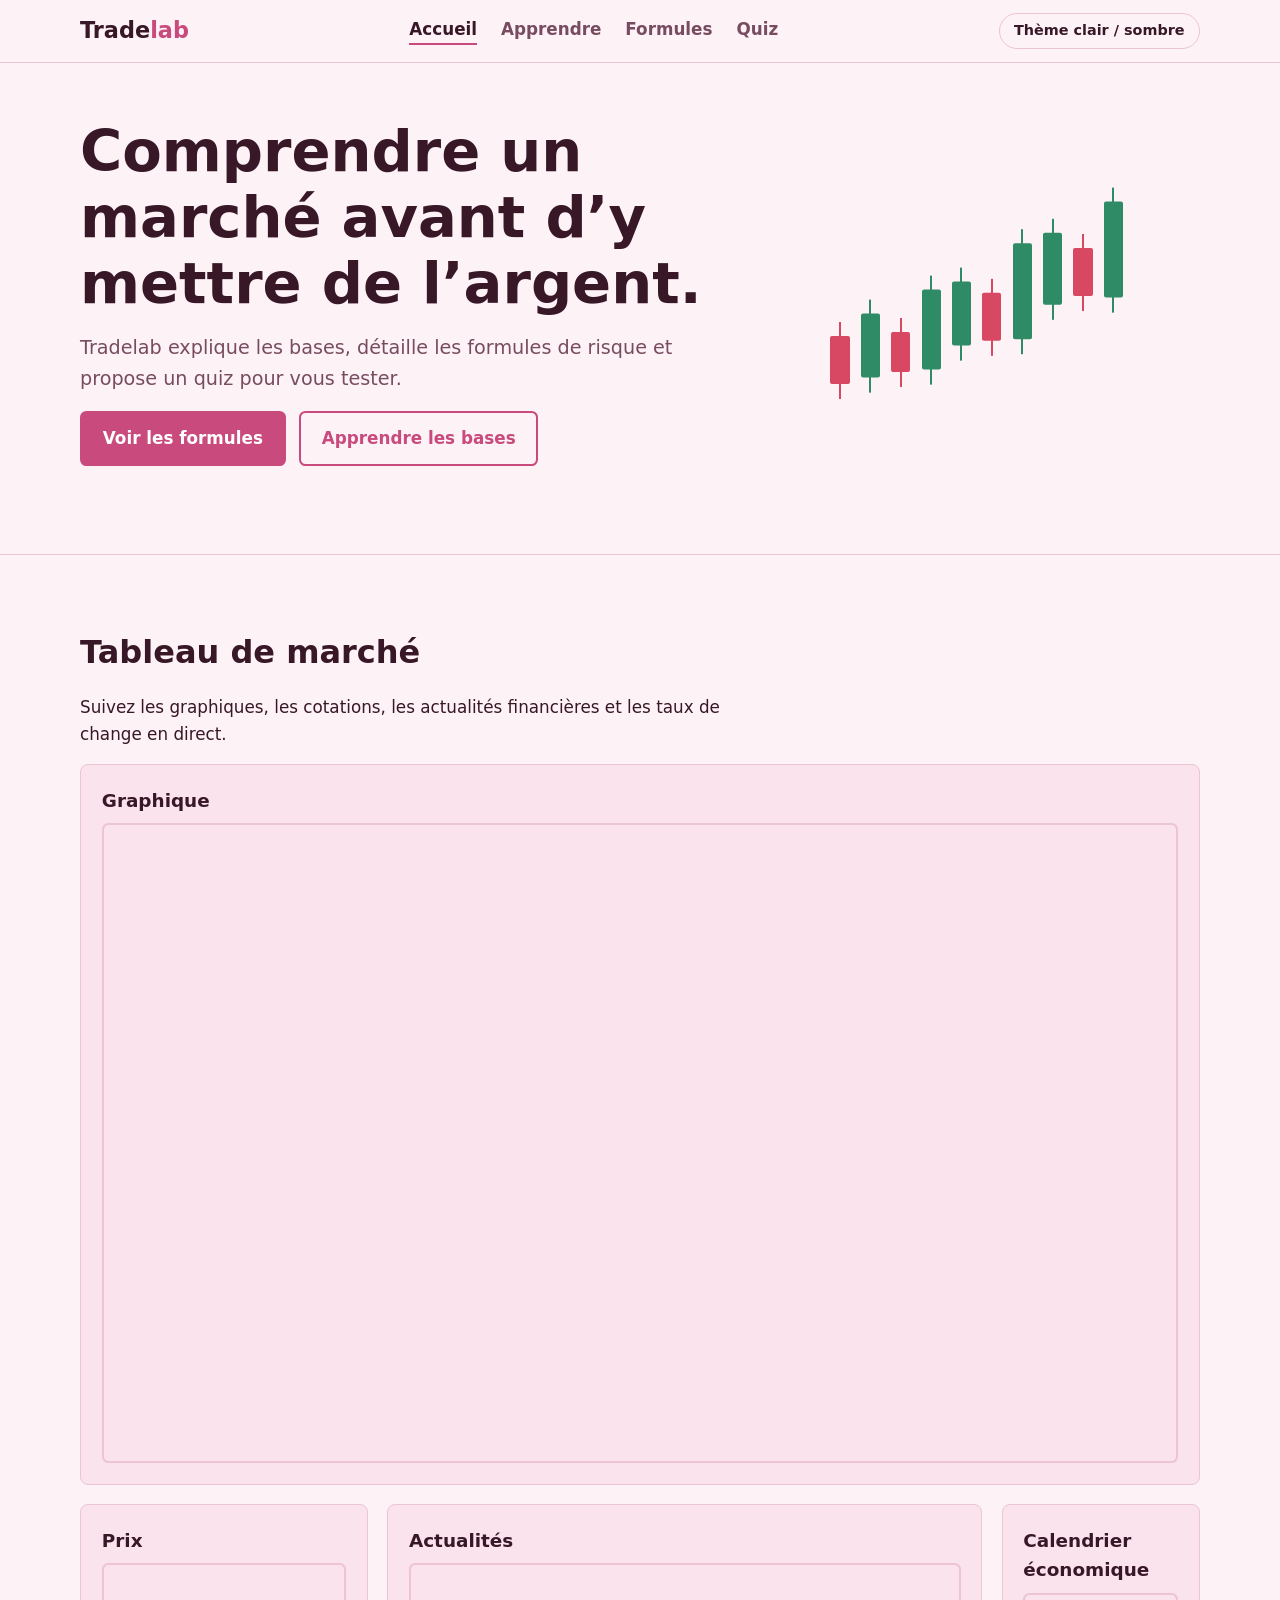
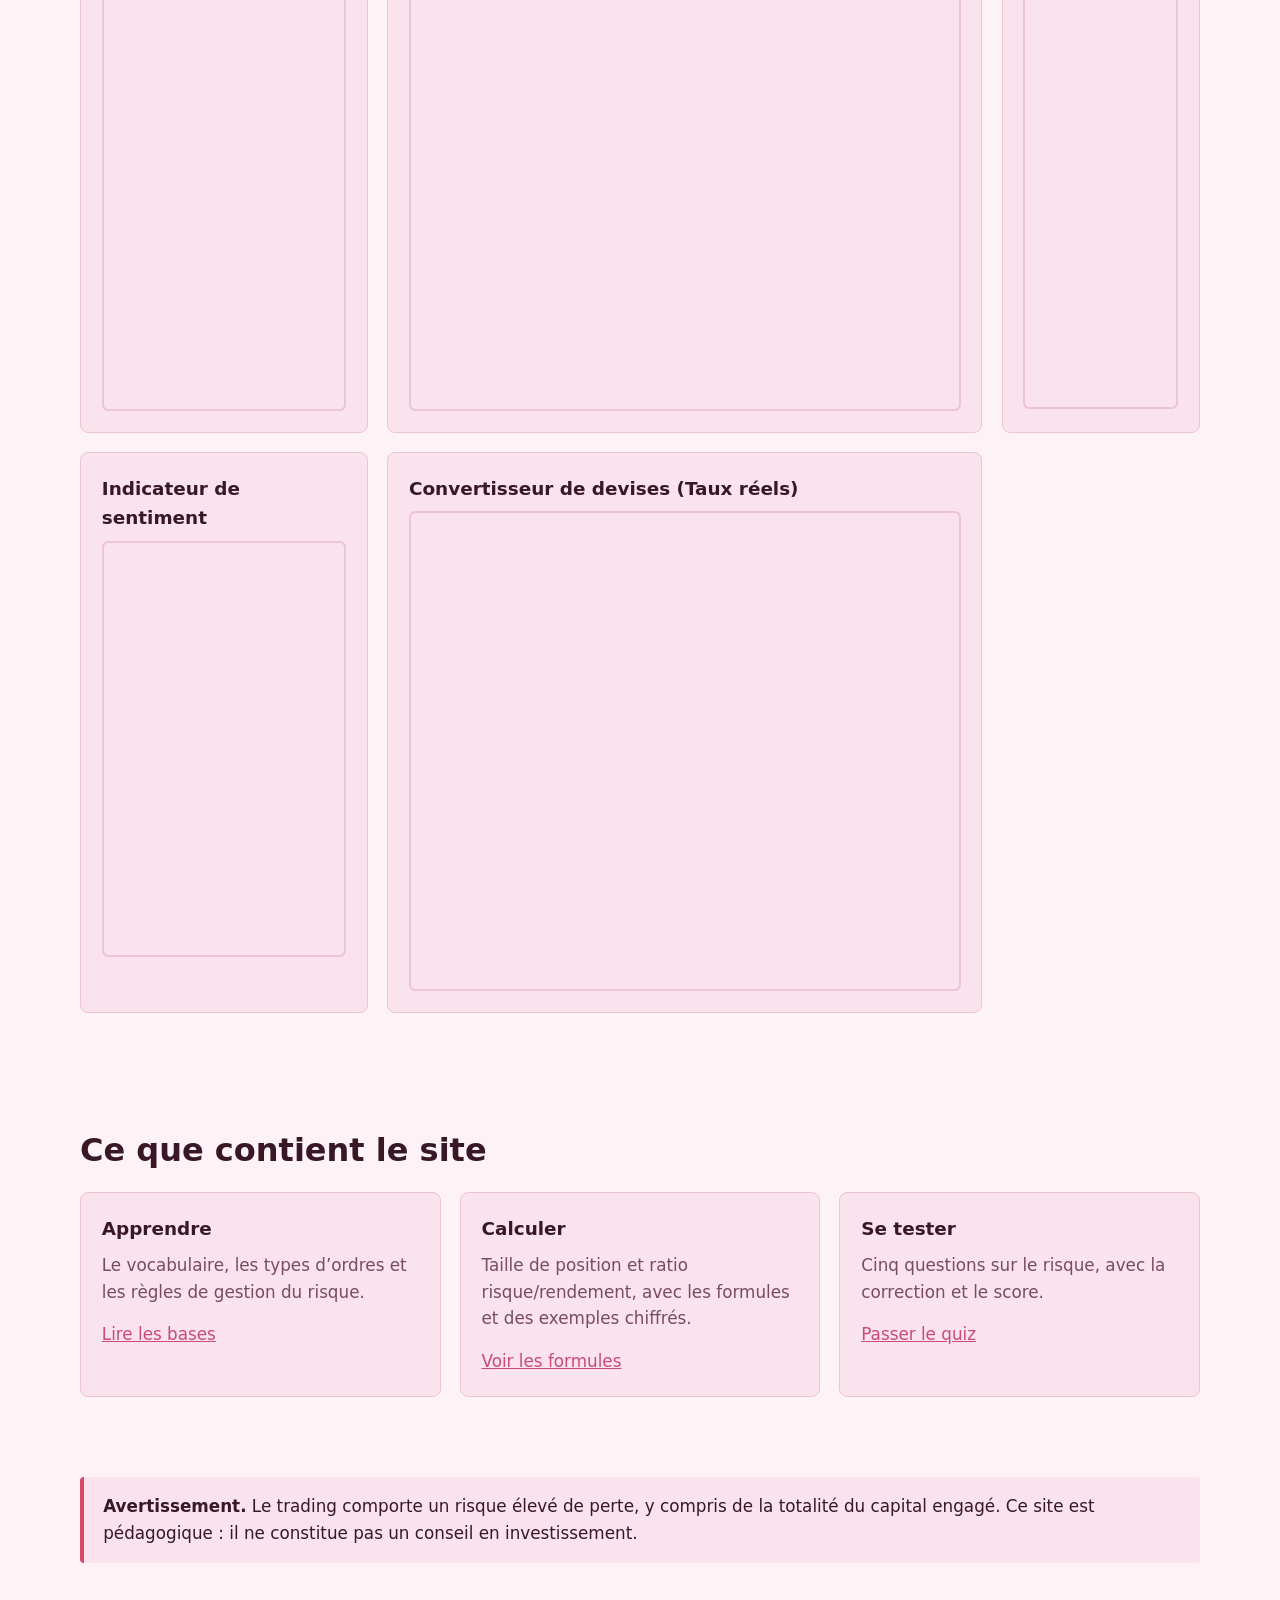
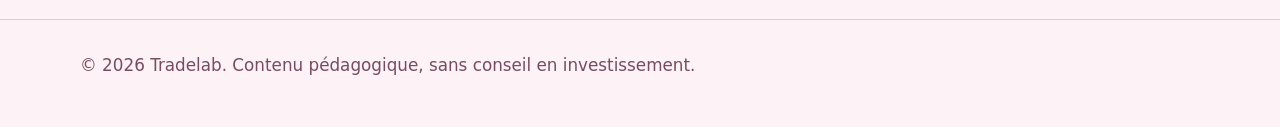
<file: index.html>
<!DOCTYPE html>
<html lang="fr">
<head>
  <meta charset="utf-8">
  <meta name="viewport" content="width=device-width, initial-scale=1">
  <title>Tradelab – comprendre les marchés avant de risquer son argent</title>
  <meta name="description" content="Bases du trading, calculateurs de risque et tableau de marché en direct.">
  <link rel="stylesheet" href="style.css">
</head>
<body>
  <header class="site-header"><div class="wrap bar">
    <a class="logo" href="index.html">Trade<span>lab</span></a>
    <nav aria-label="Navigation principale">
      <a href="index.html" aria-current="page">Accueil</a>
      <a href="apprendre.html">Apprendre</a>
      <a href="formules.html">Formules</a>
      <a href="quiz.html">Quiz</a>
    </nav>
    <input type="checkbox" id="theme" class="theme-input" aria-label="Inverser le thème clair ou sombre">
    <label for="theme" class="theme-btn">Thème clair / sombre</label>
  </div></header>

  <main>
    <section class="hero">
      <div class="wrap hero-grid">
        <div>
          <h1>Comprendre un marché avant d’y mettre de l’argent.</h1>
          <p class="lead">Tradelab explique les bases, détaille les formules de risque et propose un quiz pour vous tester.</p>
          <p><a class="btn" href="formules.html">Voir les formules</a> <a class="btn btn-ghost" href="apprendre.html">Apprendre les bases</a></p>
        </div>
        <div class="candles" aria-hidden="true">
          <i class="d" style="--n:0;--h:3rem;--y:3.5rem"></i><i class="u" style="--n:1;--h:4rem;--y:2.6rem"></i>
          <i class="d" style="--n:2;--h:2.5rem;--y:3rem"></i><i class="u" style="--n:3;--h:5rem;--y:1.6rem"></i>
          <i class="u" style="--n:4;--h:4rem;--y:.6rem"></i><i class="d" style="--n:5;--h:3rem;--y:.8rem"></i>
          <i class="u" style="--n:6;--h:6rem;--y:-.8rem"></i><i class="u" style="--n:7;--h:4.5rem;--y:-2.2rem"></i>
          <i class="d" style="--n:8;--h:3rem;--y:-2rem"></i><i class="u" style="--n:9;--h:6rem;--y:-3.4rem"></i>
        </div>
      </div>
    </section>

    <section>
      <div class="wrap">
        <h2>Tableau de marché</h2>
        <p>Suivez les graphiques, les cotations, les actualités financières et les taux de change en direct.</p>
        <div class="panels">
          <article class="panel panel-wide">
            <h3>Graphique</h3>
            <div class="slot" data-slot="graphique">
              <iframe
                src="https://s.tradingview.com/widgetembed/?symbol=OANDA%3AXAUUSD&interval=15&theme=dark&style=1&locale=fr&hide_side_toolbar=0&allow_symbol_change=1"
                title="Graphique de marché"
                loading="lazy">
              </iframe>
            </div>
          </article>
          <article class="panel">
            <h3>Prix</h3>
            <div class="slot" data-slot="prix">
              <iframe
                src="https://s.tradingview.com/embed-widget/market-overview/?locale=fr#%7B%22colorTheme%22%3A%22dark%22%2C%22dateRange%22%3A%221D%22%2C%22showChart%22%3Atrue%2C%22width%22%3A%22100%25%22%2C%22height%22%3A%22420%22%2C%22isTransparent%22%3Atrue%2C%22showSymbolLogo%22%3Atrue%2C%22tabs%22%3A%5B%7B%22title%22%3A%22March%C3%A9s%22%2C%22symbols%22%3A%5B%7B%22s%22%3A%22OANDA%3AXAUUSD%22%2C%22d%22%3A%22Or%20(XAU%2FUSD)%22%7D%2C%7B%22s%22%3A%22BINANCE%3ABTCUSDT%22%2C%22d%22%3A%22Bitcoin%20(BTC)%22%7D%2C%7B%22s%22%3A%22BINANCE%3AETHUSDT%22%2C%22d%22%3A%22Ethereum%20(ETH)%22%7D%2C%7B%22s%22%3A%22FX%3AEURUSD%22%2C%22d%22%3A%22EUR%2FUSD%22%7D%2C%7B%22s%22%3A%22FOREXCOM%3ASPXUSD%22%2C%22d%22%3A%22S%26P%20500%22%7D%2C%7B%22s%22%3A%22FOREXCOM%3ANSXUSD%22%2C%22d%22%3A%22NASDAQ%20100%22%7D%2C%7B%22s%22%3A%22TVC%3AUSOIL%22%2C%22d%22%3A%22P%C3%A9trole%20WTI%22%7D%5D%7D%5D%7D"
                title="Prix des marchés en direct"
                loading="lazy">
              </iframe>
            </div>
          </article>
          <article class="panel">
            <h3>Actualités</h3>
            <div class="slot" data-slot="news">
              <iframe
                src="https://s.tradingview.com/embed-widget/timeline/?locale=fr#%7B%22feedMode%22%3A%22all_symbols%22%2C%22isTransparent%22%3Atrue%2C%22displayMode%22%3A%22regular%22%2C%22width%22%3A%22100%25%22%2C%22height%22%3A%22420%22%2C%22colorTheme%22%3A%22dark%22%7D"
                title="Actualités financières en direct"
                loading="lazy">
              </iframe>
            </div>
          </article>
          <article class="panel">
            <h3>Calendrier économique</h3>
            <div class="slot" data-slot="calendrier">
              <iframe
                src="https://s.tradingview.com/embed-widget/events/?locale=fr#%7B%22colorTheme%22%3A%22dark%22%2C%22isTransparent%22%3Atrue%2C%22width%22%3A%22100%25%22%2C%22height%22%3A%22420%22%2C%22importanceFilter%22%3A%220%2C1%22%7D"
                title="Calendrier économique"
                loading="lazy">
              </iframe>
            </div>
          </article>
          <article class="panel">
            <h3>Indicateur de sentiment</h3>
            <div class="slot" data-slot="sentiment">
              <iframe
                src="https://s.tradingview.com/embed-widget/technical-analysis/?locale=fr#%7B%22interval%22%3A%2215m%22%2C%22width%22%3A%22100%25%22%2C%22isTransparent%22%3Atrue%2C%22height%22%3A%22420%22%2C%22symbol%22%3A%22OANDA%3AXAUUSD%22%2C%22showIntervalTabs%22%3Atrue%2C%22colorTheme%22%3A%22dark%22%7D"
                title="Analyse technique et sentiment"
                loading="lazy">
              </iframe>
            </div>
          </article>
          <article class="panel">
            <h3>Convertisseur de devises (Taux réels)</h3>
            <div class="slot" data-slot="convertisseur">
              <iframe
                src="https://fx-rate.net/widget/calculator/?currency_pair=EURUSD&amount=1000&theme=light"
                title="Convertisseur de devises en direct"
                loading="lazy">
              </iframe>
            </div>
          </article>
        </div>
      </div>  
    </section>

    <section>
      <div class="wrap">
        <h2>Ce que contient le site</h2>
        <div class="panels">
          <article class="panel"><h3>Apprendre</h3><p>Le vocabulaire, les types d’ordres et les règles de gestion du risque.</p><a href="apprendre.html">Lire les bases</a></article>
          <article class="panel"><h3>Calculer</h3><p>Taille de position et ratio risque/rendement, avec les formules et des exemples chiffrés.</p><a href="formules.html">Voir les formules</a></article>
          <article class="panel"><h3>Se tester</h3><p>Cinq questions sur le risque, avec la correction et le score.</p><a href="quiz.html">Passer le quiz</a></article>
        </div>
      </div>
    </section>

    <section>
      <div class="wrap">
        <p class="warning"><strong>Avertissement.</strong> Le trading comporte un risque élevé de perte, y compris de la totalité du capital engagé. Ce site est pédagogique : il ne constitue pas un conseil en investissement.</p>
      </div>
    </section>
  </main>

  <footer class="site-footer"><div class="wrap"><p>© 2026 Tradelab. Contenu pédagogique, sans conseil en investissement.</p></div></footer>
</body>
</html>
</file>
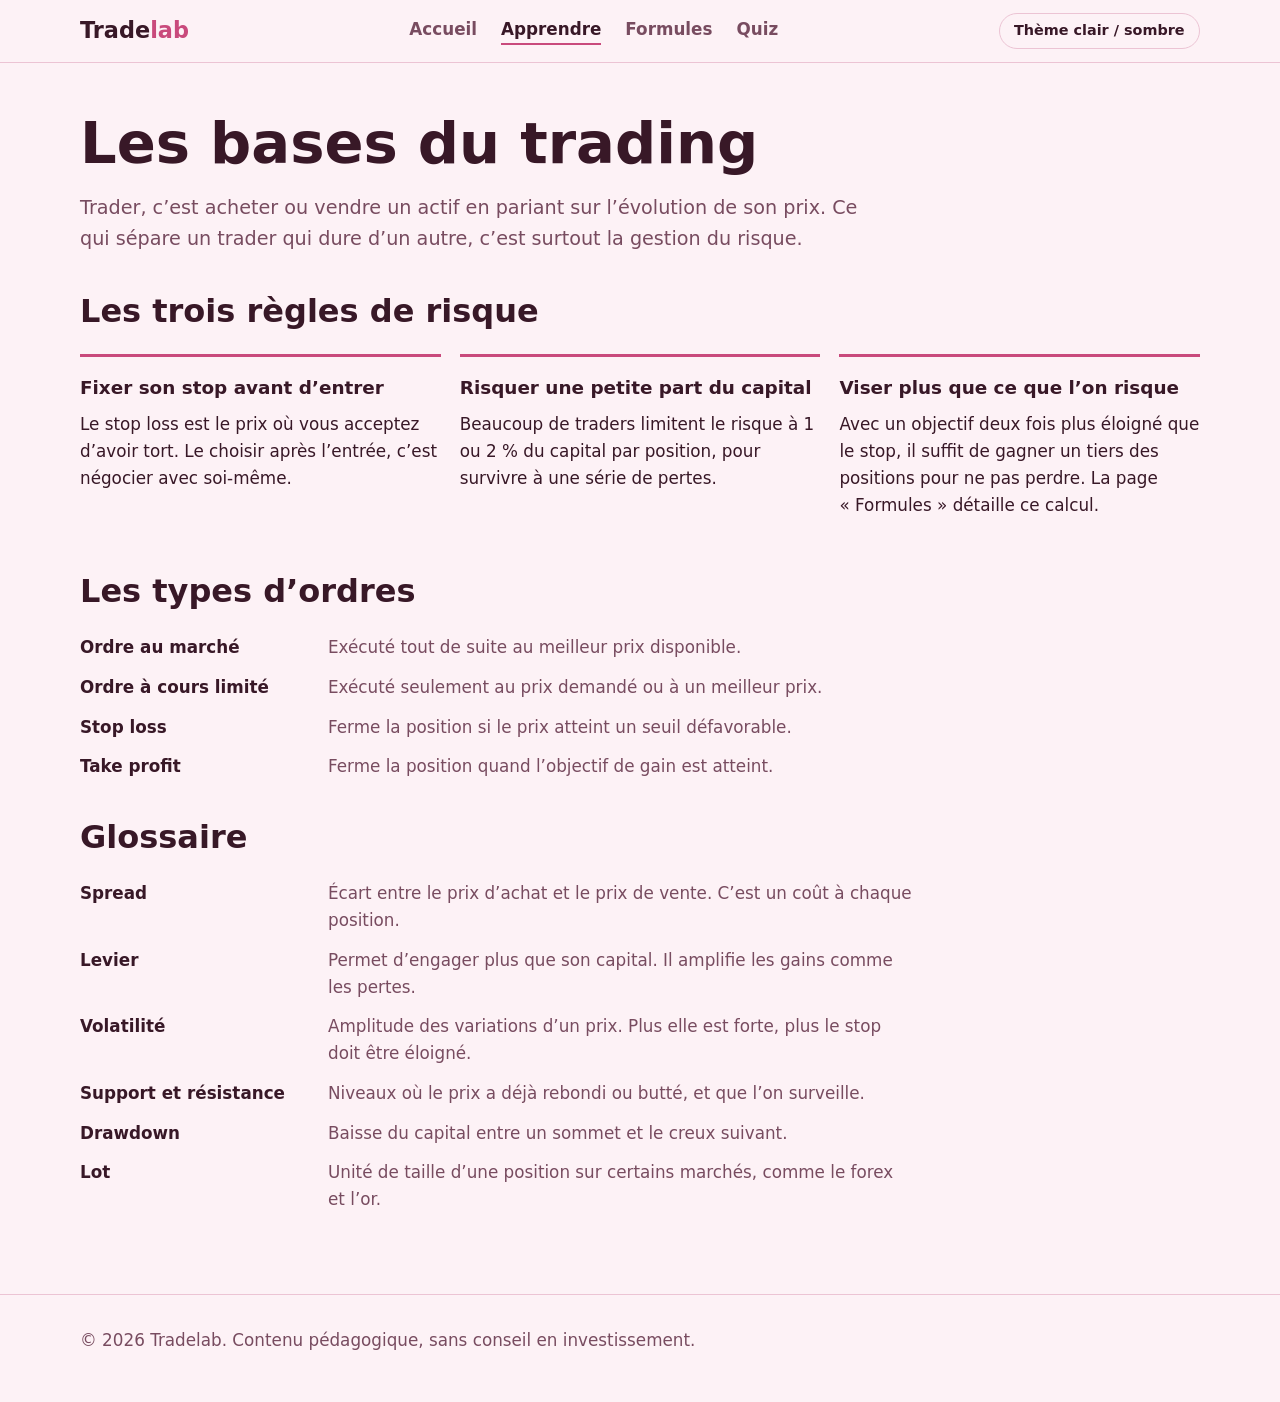
<file: apprendre.html>
<!DOCTYPE html>
<html lang="fr">
<head>
  <meta charset="utf-8">
  <meta name="viewport" content="width=device-width, initial-scale=1">
  <title>Apprendre les bases du trading – Tradelab</title>
  <link rel="stylesheet" href="style.css">
</head>
<body>
  <header class="site-header"><div class="wrap bar">
    <a class="logo" href="index.html">Trade<span>lab</span></a>
    <nav aria-label="Navigation principale">
      <a href="index.html">Accueil</a>
      <a href="apprendre.html" aria-current="page">Apprendre</a>
      <a href="formules.html">Formules</a>
      <a href="quiz.html">Quiz</a>
    </nav>
    <input type="checkbox" id="theme" class="theme-input" aria-label="Inverser le thème clair ou sombre">
    <label for="theme" class="theme-btn">Thème clair / sombre</label>
  </div></header>

  <main class="wrap page">
    <h1>Les bases du trading</h1>
    <p class="lead">Trader, c’est acheter ou vendre un actif en pariant sur l’évolution de son prix. Ce qui sépare un trader qui dure d’un autre, c’est surtout la gestion du risque.</p>

    <h2>Les trois règles de risque</h2>
    <ul class="rules">
      <li><h3>Fixer son stop avant d’entrer</h3><p>Le stop loss est le prix où vous acceptez d’avoir tort. Le choisir après l’entrée, c’est négocier avec soi-même.</p></li>
      <li><h3>Risquer une petite part du capital</h3><p>Beaucoup de traders limitent le risque à 1 ou 2&nbsp;% du capital par position, pour survivre à une série de pertes.</p></li>
      <li><h3>Viser plus que ce que l’on risque</h3><p>Avec un objectif deux fois plus éloigné que le stop, il suffit de gagner un tiers des positions pour ne pas perdre. La page «&nbsp;Formules&nbsp;» détaille ce calcul.</p></li>
    </ul>

    <h2>Les types d’ordres</h2>
    <dl class="glossary">
      <dt>Ordre au marché</dt><dd>Exécuté tout de suite au meilleur prix disponible.</dd>
      <dt>Ordre à cours limité</dt><dd>Exécuté seulement au prix demandé ou à un meilleur prix.</dd>
      <dt>Stop loss</dt><dd>Ferme la position si le prix atteint un seuil défavorable.</dd>
      <dt>Take profit</dt><dd>Ferme la position quand l’objectif de gain est atteint.</dd>
    </dl>

    <h2>Glossaire</h2>
    <dl class="glossary">
      <dt>Spread</dt><dd>Écart entre le prix d’achat et le prix de vente. C’est un coût à chaque position.</dd>
      <dt>Levier</dt><dd>Permet d’engager plus que son capital. Il amplifie les gains comme les pertes.</dd>
      <dt>Volatilité</dt><dd>Amplitude des variations d’un prix. Plus elle est forte, plus le stop doit être éloigné.</dd>
      <dt>Support et résistance</dt><dd>Niveaux où le prix a déjà rebondi ou butté, et que l’on surveille.</dd>
      <dt>Drawdown</dt><dd>Baisse du capital entre un sommet et le creux suivant.</dd>
      <dt>Lot</dt><dd>Unité de taille d’une position sur certains marchés, comme le forex et l’or.</dd>
    </dl>
  </main>

  <footer class="site-footer"><div class="wrap"><p>© 2026 Tradelab. Contenu pédagogique, sans conseil en investissement.</p></div></footer>
</body>
</html>
</file>
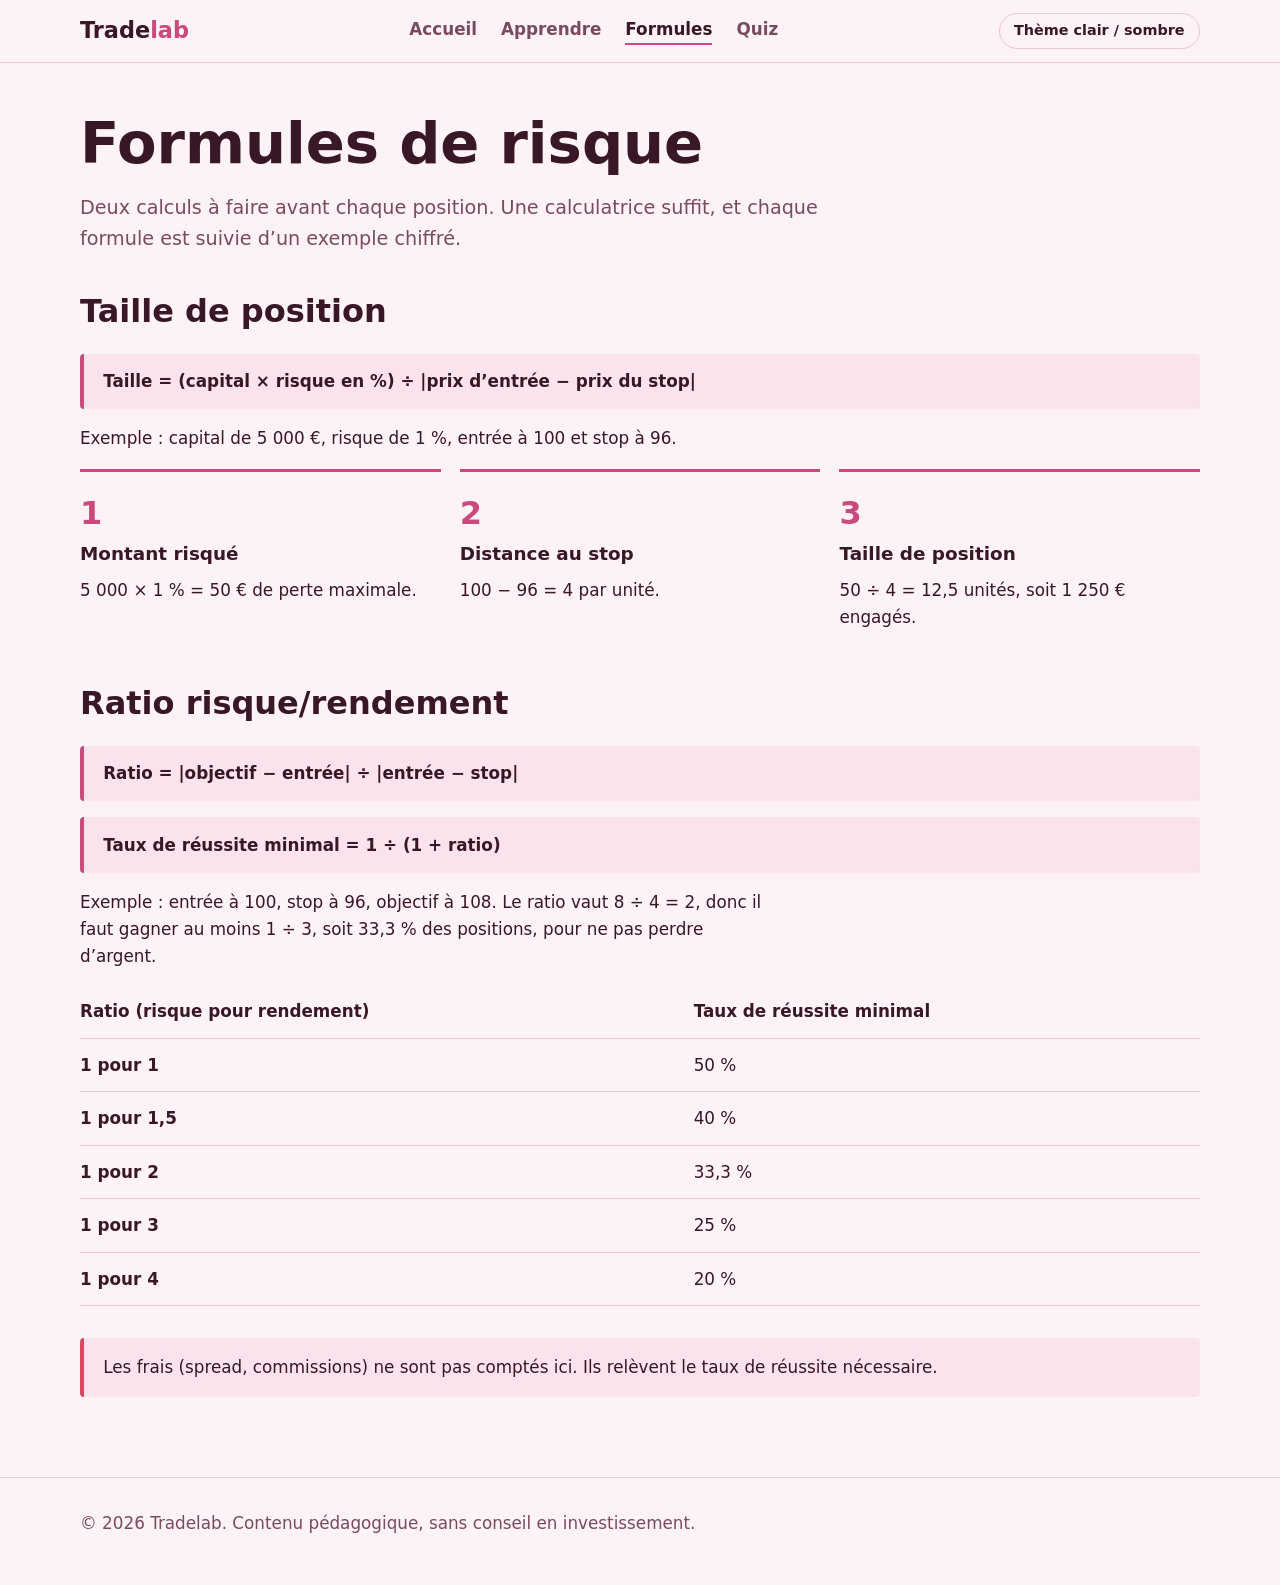
<file: formules.html>
<!DOCTYPE html>
<html lang="fr">
<head>
  <meta charset="utf-8">
  <meta name="viewport" content="width=device-width, initial-scale=1">
  <title>Formules de risque – Tradelab</title>
  <link rel="stylesheet" href="style.css">
</head>
<body>
  <header class="site-header"><div class="wrap bar">
    <a class="logo" href="index.html">Trade<span>lab</span></a>
    <nav aria-label="Navigation principale">
      <a href="index.html">Accueil</a>
      <a href="apprendre.html">Apprendre</a>
      <a href="formules.html" aria-current="page">Formules</a>
      <a href="quiz.html">Quiz</a>
    </nav>
    <input type="checkbox" id="theme" class="theme-input" aria-label="Inverser le thème clair ou sombre">
    <label for="theme" class="theme-btn">Thème clair / sombre</label>
  </div></header>

  <main class="wrap page">
    <h1>Formules de risque</h1>
    <p class="lead">Deux calculs à faire avant chaque position. Une calculatrice suffit, et chaque formule est suivie d’un exemple chiffré.</p>

    <h2>Taille de position</h2>
    <p class="formule">Taille = (capital × risque en %) ÷ |prix d’entrée − prix du stop|</p>
    <p>Exemple : capital de 5&nbsp;000&nbsp;€, risque de 1&nbsp;%, entrée à 100 et stop à 96.</p>
    <ol class="steps">
      <li><h3>Montant risqué</h3><p>5&nbsp;000 × 1&nbsp;% = 50&nbsp;€ de perte maximale.</p></li>
      <li><h3>Distance au stop</h3><p>100 − 96 = 4 par unité.</p></li>
      <li><h3>Taille de position</h3><p>50 ÷ 4 = 12,5 unités, soit 1&nbsp;250&nbsp;€ engagés.</p></li>
    </ol>

    <h2>Ratio risque/rendement</h2>
    <p class="formule">Ratio = |objectif − entrée| ÷ |entrée − stop|</p>
    <p class="formule">Taux de réussite minimal = 1 ÷ (1 + ratio)</p>
    <p>Exemple : entrée à 100, stop à 96, objectif à 108. Le ratio vaut 8 ÷ 4 = 2, donc il faut gagner au moins 1 ÷ 3, soit 33,3&nbsp;% des positions, pour ne pas perdre d’argent.</p>

    <div class="table-scroll">
      <table>
        <caption class="sr">Taux de réussite minimal selon le ratio</caption>
        <thead><tr><th scope="col">Ratio (risque pour rendement)</th><th scope="col">Taux de réussite minimal</th></tr></thead>
        <tbody>
          <tr><th scope="row">1 pour 1</th><td>50&nbsp;%</td></tr>
          <tr><th scope="row">1 pour 1,5</th><td>40&nbsp;%</td></tr>
          <tr><th scope="row">1 pour 2</th><td>33,3&nbsp;%</td></tr>
          <tr><th scope="row">1 pour 3</th><td>25&nbsp;%</td></tr>
          <tr><th scope="row">1 pour 4</th><td>20&nbsp;%</td></tr>
        </tbody>
      </table>
    </div>
    <p class="warning">Les frais (spread, commissions) ne sont pas comptés ici. Ils relèvent le taux de réussite nécessaire.</p>
  </main>

  <footer class="site-footer"><div class="wrap"><p>© 2026 Tradelab. Contenu pédagogique, sans conseil en investissement.</p></div></footer>
</body>
</html>
</file>
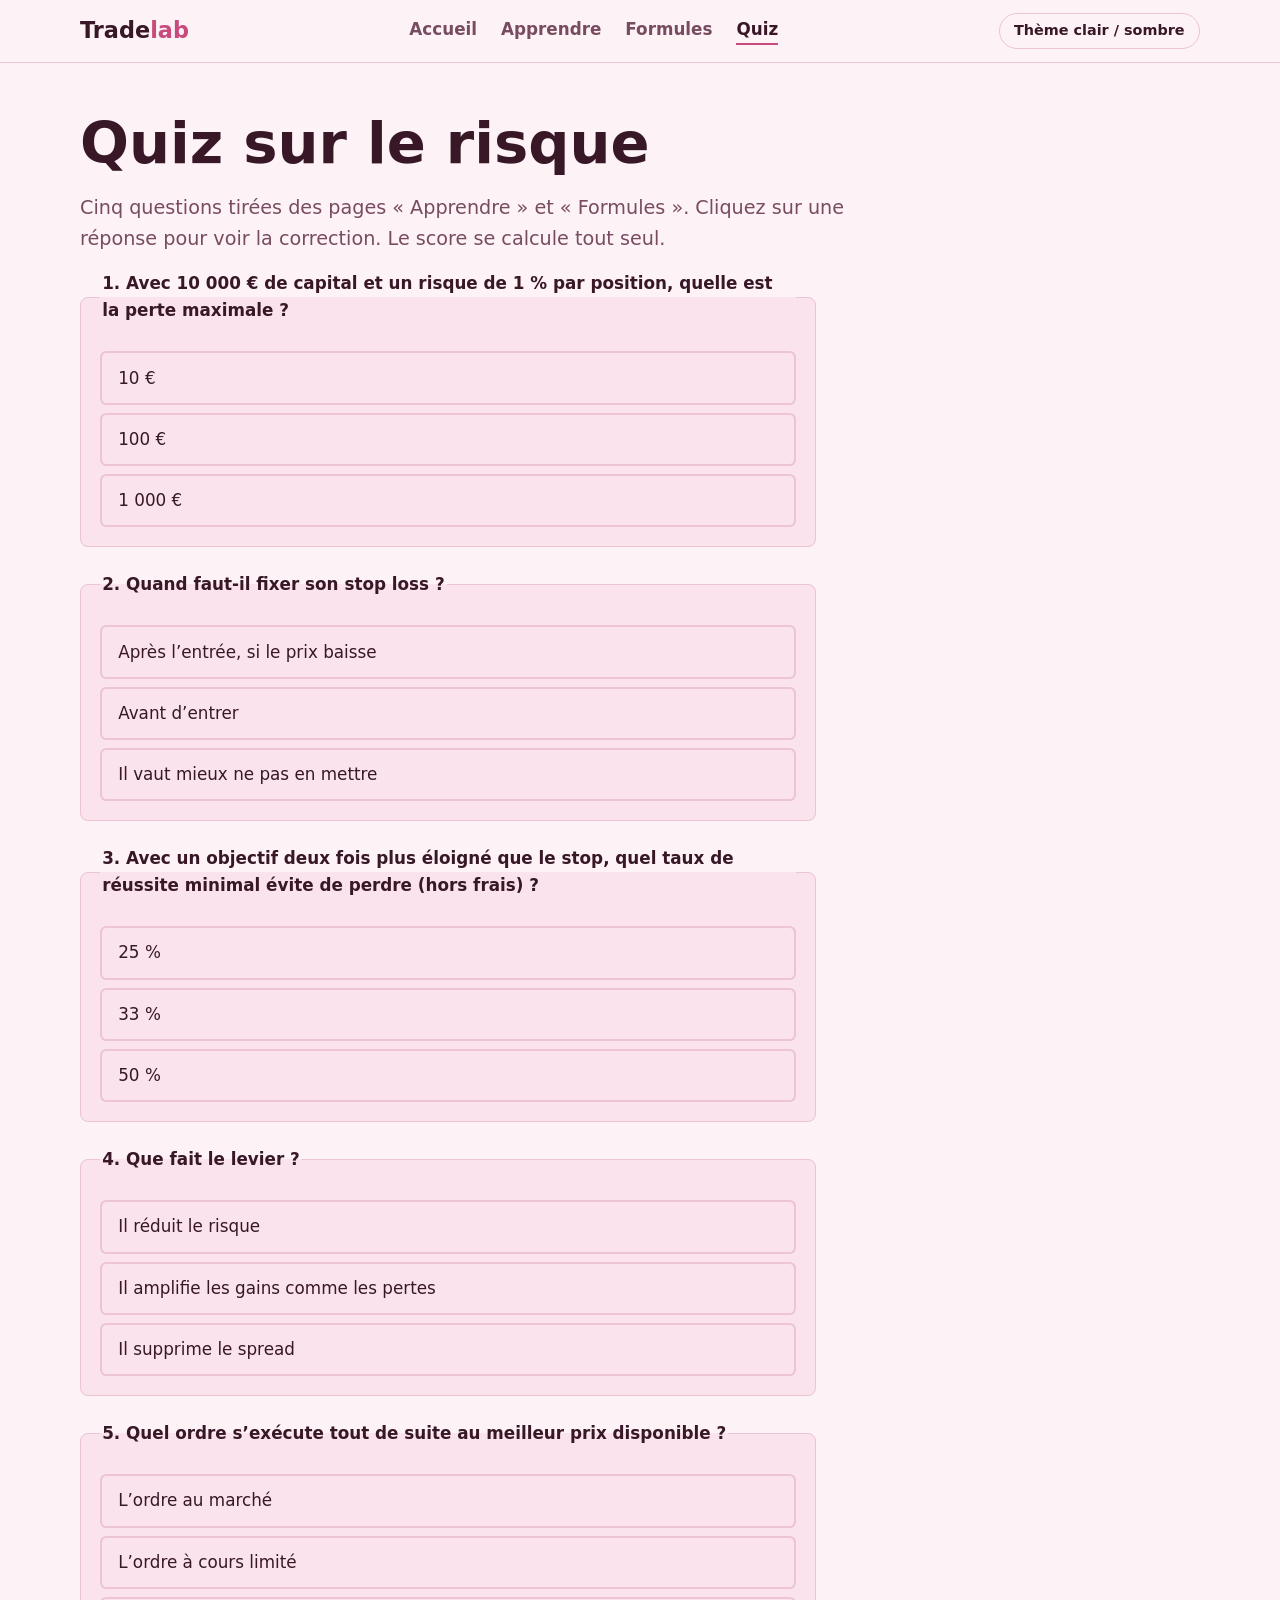
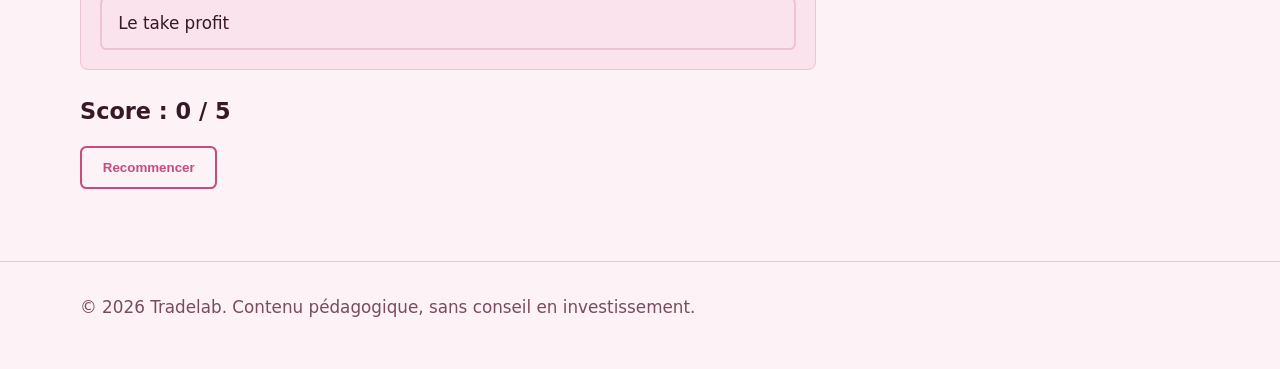
<file: quiz.html>
<!DOCTYPE html>
<html lang="fr">
<head>
  <meta charset="utf-8">
  <meta name="viewport" content="width=device-width, initial-scale=1">
  <title>Quiz sur le risque – Tradelab</title>
  <link rel="stylesheet" href="style.css">
</head>
<body>
  <header class="site-header"><div class="wrap bar">
    <a class="logo" href="index.html">Trade<span>lab</span></a>
    <nav aria-label="Navigation principale">
      <a href="index.html">Accueil</a>
      <a href="apprendre.html">Apprendre</a>
      <a href="formules.html">Formules</a>
      <a href="quiz.html" aria-current="page">Quiz</a>
    </nav>
    <input type="checkbox" id="theme" class="theme-input" aria-label="Inverser le thème clair ou sombre">
    <label for="theme" class="theme-btn">Thème clair / sombre</label>
  </div></header>

  <main class="wrap page">
    <h1>Quiz sur le risque</h1>
    <p class="lead">Cinq questions tirées des pages « Apprendre » et « Formules ». Cliquez sur une réponse pour voir la correction. Le score se calcule tout seul.</p>

    <form class="quiz">
      <fieldset>
        <legend>1. Avec 10&nbsp;000&nbsp;€ de capital et un risque de 1&nbsp;% par position, quelle est la perte maximale ?</legend>
        <input type="radio" name="q1" id="q1a"><label for="q1a">10&nbsp;€</label>
        <input type="radio" name="q1" id="q1b" class="ok"><label for="q1b" class="bonne">100&nbsp;€</label>
        <input type="radio" name="q1" id="q1c"><label for="q1c">1&nbsp;000&nbsp;€</label>
        <p class="explication">1&nbsp;% de 10&nbsp;000&nbsp;€ fait 100&nbsp;€. C’est le montant risqué, que le stop doit limiter.</p>
      </fieldset>

      <fieldset>
        <legend>2. Quand faut-il fixer son stop loss ?</legend>
        <input type="radio" name="q2" id="q2a"><label for="q2a">Après l’entrée, si le prix baisse</label>
        <input type="radio" name="q2" id="q2b" class="ok"><label for="q2b" class="bonne">Avant d’entrer</label>
        <input type="radio" name="q2" id="q2c"><label for="q2c">Il vaut mieux ne pas en mettre</label>
        <p class="explication">Le stop est le prix où l’on accepte d’avoir tort. Le choisir après l’entrée, c’est négocier avec soi-même.</p>
      </fieldset>

      <fieldset>
        <legend>3. Avec un objectif deux fois plus éloigné que le stop, quel taux de réussite minimal évite de perdre (hors frais) ?</legend>
        <input type="radio" name="q3" id="q3a"><label for="q3a">25&nbsp;%</label>
        <input type="radio" name="q3" id="q3b" class="ok"><label for="q3b" class="bonne">33&nbsp;%</label>
        <input type="radio" name="q3" id="q3c"><label for="q3c">50&nbsp;%</label>
        <p class="explication">Ratio de 2 : 1 ÷ (1 + 2) = 33,3&nbsp;%. Sur 3 positions, une seule gagnante suffit à compenser les deux perdantes.</p>
      </fieldset>

      <fieldset>
        <legend>4. Que fait le levier ?</legend>
        <input type="radio" name="q4" id="q4a"><label for="q4a">Il réduit le risque</label>
        <input type="radio" name="q4" id="q4b" class="ok"><label for="q4b" class="bonne">Il amplifie les gains comme les pertes</label>
        <input type="radio" name="q4" id="q4c"><label for="q4c">Il supprime le spread</label>
        <p class="explication">Le levier permet d’engager plus que son capital, et la perte se calcule sur la somme engagée.</p>
      </fieldset>

      <fieldset>
        <legend>5. Quel ordre s’exécute tout de suite au meilleur prix disponible ?</legend>
        <input type="radio" name="q5" id="q5a" class="ok"><label for="q5a" class="bonne">L’ordre au marché</label>
        <input type="radio" name="q5" id="q5b"><label for="q5b">L’ordre à cours limité</label>
        <input type="radio" name="q5" id="q5c"><label for="q5c">Le take profit</label>
        <p class="explication">L’ordre à cours limité attend un prix précis, et le take profit ferme une position déjà ouverte.</p>
      </fieldset>

      <p class="score">Score : </p>
      <button class="btn btn-ghost" type="reset">Recommencer</button>
    </form>
  </main>

  <footer class="site-footer"><div class="wrap"><p>© 2026 Tradelab. Contenu pédagogique, sans conseil en investissement.</p></div></footer>
</body>
</html>
</file>
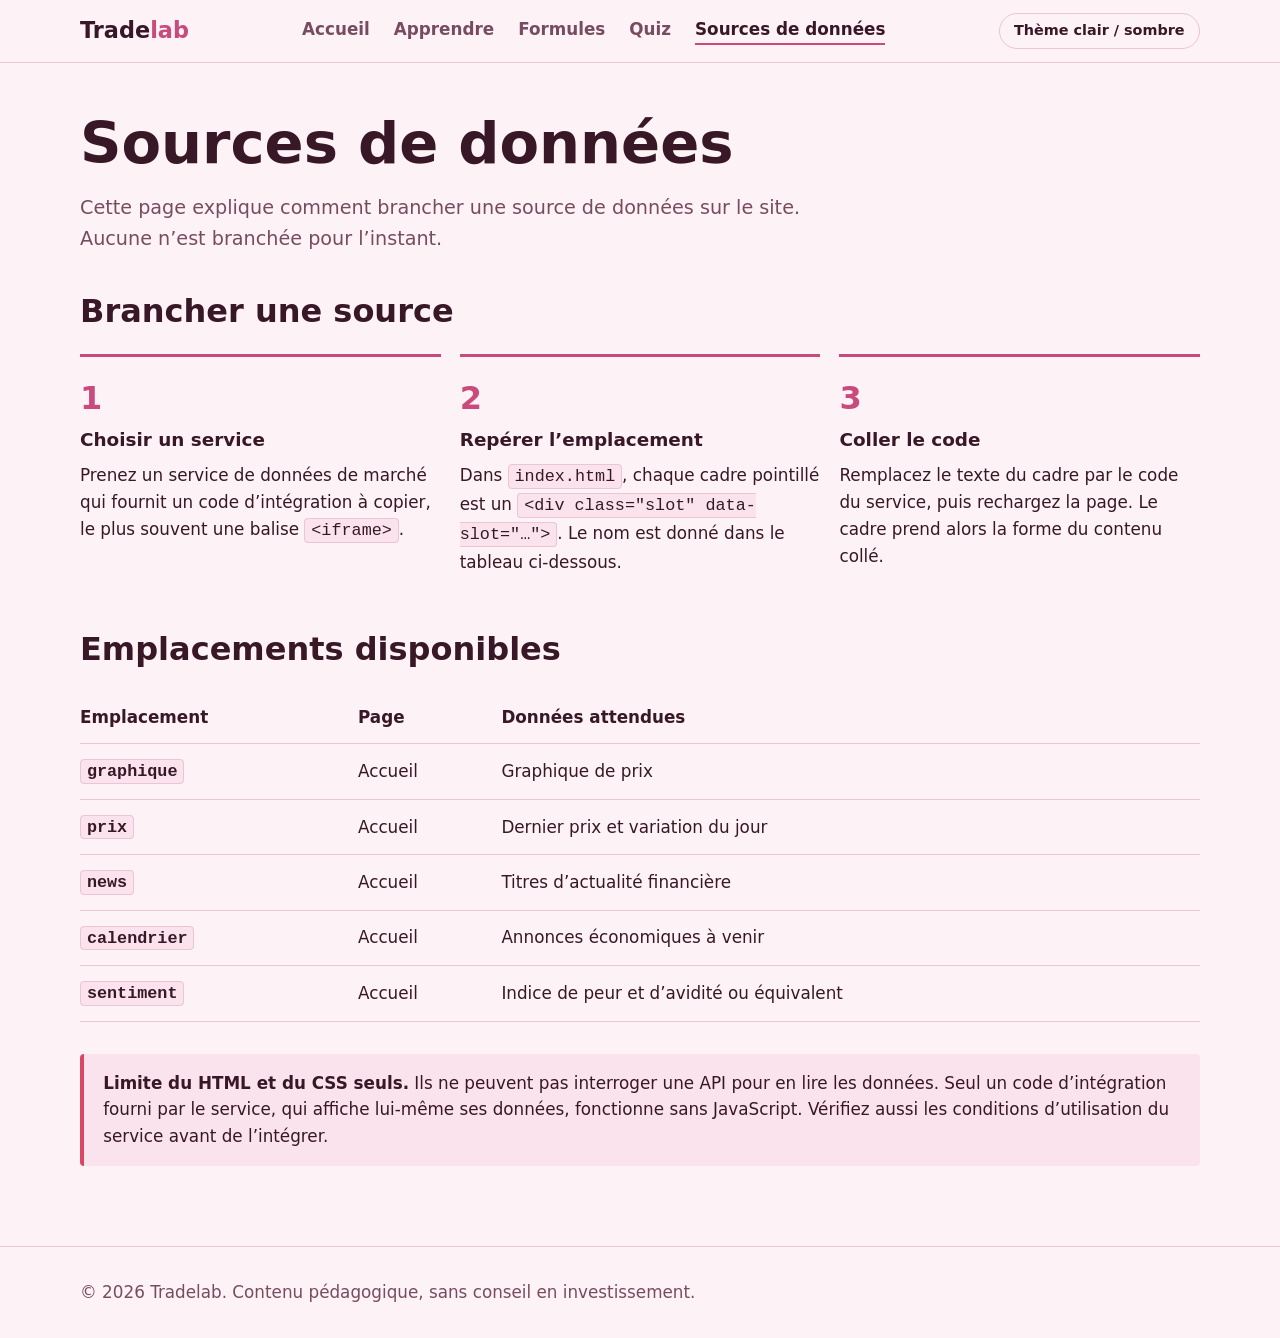
<file: service_externe.html>
<!DOCTYPE html>
<html lang="fr">
<head>
  <meta charset="utf-8">
  <meta name="viewport" content="width=device-width, initial-scale=1">
  <title>Sources de données – Tradelab</title>
  <link rel="stylesheet" href="style.css">
</head>
<body>
  <header class="site-header"><div class="wrap bar">
    <a class="logo" href="index.html">Trade<span>lab</span></a>
    <nav aria-label="Navigation principale">
      <a href="index.html">Accueil</a>
      <a href="apprendre.html">Apprendre</a>
      <a href="formules.html">Formules</a>
      <a href="quiz.html">Quiz</a>
      <a href="service_externe.html" aria-current="page">Sources de données</a>
    </nav>
    <input type="checkbox" id="theme" class="theme-input" aria-label="Inverser le thème clair ou sombre">
    <label for="theme" class="theme-btn">Thème clair / sombre</label>
  </div></header>

  <main class="wrap page">
    <h1>Sources de données</h1>
    <p class="lead">Cette page explique comment brancher une source de données sur le site. Aucune n’est branchée pour l’instant.</p>

    <h2>Brancher une source</h2>
    <ol class="steps">
      <li><h3>Choisir un service</h3><p>Prenez un service de données de marché qui fournit un code d’intégration à copier, le plus souvent une balise <code>&lt;iframe&gt;</code>.</p></li>
      <li><h3>Repérer l’emplacement</h3><p>Dans <code>index.html</code>, chaque cadre pointillé est un <code>&lt;div class="slot" data-slot="…"&gt;</code>. Le nom est donné dans le tableau ci-dessous.</p></li>
      <li><h3>Coller le code</h3><p>Remplacez le texte du cadre par le code du service, puis rechargez la page. Le cadre prend alors la forme du contenu collé.</p></li>
    </ol>

    <h2>Emplacements disponibles</h2>
    <div class="table-scroll">
      <table>
        <caption class="sr">Emplacements prévus pour les sources de données</caption>
        <thead><tr><th scope="col">Emplacement</th><th scope="col">Page</th><th scope="col">Données attendues</th></tr></thead>
        <tbody>
          <tr><th scope="row"><code>graphique</code></th><td>Accueil</td><td>Graphique de prix</td></tr>
          <tr><th scope="row"><code>prix</code></th><td>Accueil</td><td>Dernier prix et variation du jour</td></tr>
          <tr><th scope="row"><code>news</code></th><td>Accueil</td><td>Titres d’actualité financière</td></tr>
          <tr><th scope="row"><code>calendrier</code></th><td>Accueil</td><td>Annonces économiques à venir</td></tr>
          <tr><th scope="row"><code>sentiment</code></th><td>Accueil</td><td>Indice de peur et d’avidité ou équivalent</td></tr>
        </tbody>
      </table>
    </div>

    <p class="warning"><strong>Limite du HTML et du CSS seuls.</strong> Ils ne peuvent pas interroger une API pour en lire les données. Seul un code d’intégration fourni par le service, qui affiche lui-même ses données, fonctionne sans JavaScript. Vérifiez aussi les conditions d’utilisation du service avant de l’intégrer.</p>
  </main>

  <footer class="site-footer"><div class="wrap"><p>© 2026 Tradelab. Contenu pédagogique, sans conseil en investissement.</p></div></footer>
</body>
</html>
</file>
<file: style.css>
/* =========================================================
   1. COULEURS (Thème clair pastel par défaut, sombre au clic)
   ========================================================= */
:root {
  color-scheme: light;
  --bg: #fdf2f6; /* couleur du fond */
  --panel: #fae3ec; /* couleur des blocs */
  --line: #ecc4d4; 
  --text: #381827;  /* couleur du texte */
  --muted: #784c60; /* couleur du texte qui detaille */
  --accent: #c94a7c; /* couleur des  liens*/
  --on-accent: #ffffff;
  --up: #2e8b66;
  --down: #d94862;  /* couleur du borderau en bas */
}

/* Mode sombre quand on clique sur le bouton */
:root:has(#theme:checked) {
  color-scheme: dark;
  --bg: #0b1a1d;
  --panel: #12282c;
  --line: #24474d;
  --text: #e5f1ef;
  --muted: #94b5b0;
  --accent: #2ee6c8;
  --on-accent: #062a26;
  --up: #5bd68a;
  --down: #ff7070;
}

/* =========================================================
   2. BASE DE LA PAGE & TEXTES
   ========================================================= */
* { box-sizing: border-box; }
html { scroll-behavior: smooth; }

body {
  margin: 0;
  background: var(--bg);
  color: var(--text);
  font: 1.05rem/1.6 "Segoe UI", system-ui, sans-serif;
}

.wrap { width: min(100% - 2rem, 70rem); margin-inline: auto; } 
.page { padding: 3rem 0 4rem; }
.sr { position: absolute; left: -9999px; }
section { padding: 2.5rem 0; }

h1 { font-size: clamp(2.2rem, 5vw, 3.6rem); margin: 0 0 1rem; line-height: 1.15; }
h2 { font-size: clamp(1.5rem, 3vw, 2rem); margin: 2rem 0 1rem; }
h3 { font-size: 1.15rem; margin: 0 0 .5rem; }
p { max-width: 64ch; margin: 0 0 1rem; }
.lead { font-size: 1.2rem; color: var(--muted); }
a { color: var(--accent); }
code { padding: .1em .35em; background: var(--panel); border: 1px solid var(--line); border-radius: .25rem; }

/* =========================================================
   3. MENU DU HAUT & BOUTON THÈME
   ========================================================= */
.site-header {
  position: sticky; 
  top: 0;
  z-index: 10;
  background: var(--bg);
  border-bottom: 1px solid var(--line);
}

.bar {
  display: flex;
  flex-wrap: wrap;
  align-items: center;
  justify-content: space-between;
  gap: .5rem 2rem;
  padding: .8rem 0;
}

.logo { font-weight: 800; font-size: 1.4rem; color: var(--text); text-decoration: none; }
.logo span { color: var(--accent); }

nav { display: flex; flex-wrap: wrap; gap: .5rem 1.5rem; }
nav a { color: var(--muted); text-decoration: none; font-weight: 600; }
nav a:hover, nav a[aria-current="page"] { color: var(--text); border-bottom: 2px solid var(--accent); }

.theme-input { position: absolute; opacity: 0; pointer-events: none; }
.theme-btn {
  padding: .35rem .9rem;
  font-size: .9rem;
  font-weight: 600;
  cursor: pointer;
  border: 1px solid var(--line);
  border-radius: 2rem;
}
.theme-btn:hover, .theme-input:checked + .theme-btn { border-color: var(--accent); color: var(--accent); }

/* =========================================================
   4. ACCUEIL & BOUTONS
   ========================================================= */
.hero { padding: 3.5rem 0 4rem; border-bottom: 1px solid var(--line); }
.hero-grid { display: grid; gap: 3rem; align-items: center; }
@media (min-width: 48rem) { .hero-grid { grid-template-columns: 1.4fr 1fr; } }

.candles { display: flex; align-items: center; justify-content: center; gap: .7rem; height: 15rem; }
.candles i { position: relative; width: 1.2rem; height: var(--h); transform: translateY(var(--y)); background: var(--c); border-radius: 2px; }
.candles i::before { content: ""; position: absolute; left: 50%; top: -.9rem; bottom: -.9rem; width: 2px; background: var(--c); transform: translateX(-50%); }
.candles .u { --c: var(--up); }
.candles .d { --c: var(--down); }

.btn {
  display: inline-block;
  padding: .75rem 1.3rem;
  margin: 0 .5rem .5rem 0;
  font-weight: 700;
  text-decoration: none;
  color: var(--on-accent);
  background: var(--accent);
  border: 2px solid var(--accent);
  border-radius: .4rem;
}
.btn:hover { background: transparent; color: var(--accent); }
.btn-ghost { background: transparent; color: var(--accent); }
.btn-ghost:hover { background: var(--accent); color: var(--on-accent); }

/* =========================================================
   5. GRILLE GÉNÉRALE DES CARTES couleurs etc
   ========================================================= */
.panels {
  display: grid;
  gap: 1.2rem;
  grid-template-columns: repeat(auto-fit, minmax(18rem, 1fr));
}

.panel {
  padding: 1.3rem;
  background: var(--panel);
  border: 1px solid var(--line);
  border-radius: .5rem;
}
.panel p { color: var(--muted); }

.slot {
  display: grid;
  place-items: center;
  min-height: 14rem;
  border: 2px dashed var(--line);
  border-radius: .4rem;
  overflow: hidden;
}
.slot:has(iframe) { display: block; border-style: solid; }
.slot iframe { display: block; width: 100%; height: 100%; border: 0; }
/* ======================================
   6. RÉGLAGES INDIVIDUELS DE CHAQUE API 
   ====================================== */

/* --- 1. GRAPHIQUE --- */
.panel:has([data-slot="graphique"]) {
  grid-column: span 4   ; /* Prend 4 colonnes */
}
.slot[data-slot="graphique"] {
  height: 40rem; /* Hauteur du graphique */
}

/* --- 2. PRIX --- */
.panel:has([data-slot="prix"]) {
  grid-column: span 1; /* Prend 1 colonne */
}
.slot[data-slot="prix"] {
  height: 28rem; /* Hauteur des prix */
}

/* --- 3. ACTUALITÉS --- */
.panel:has([data-slot="news"]) {
  grid-column: span 2 ; /* Prend 2 colonnes de large */
}
.slot[data-slot="news"] {
  height: 28rem; /* Hauteur des actualités */
}

/* --- 4. CALENDRIER ÉCONOMIQUE --- */
.panel:has([data-slot="calendrier"]) {
  grid-column: span 1; /* Prend 1 colonne */
}
.slot[data-slot="calendrier"] {
  height: 26rem; /* Hauteur du calendrier */
}

/* --- 5. SENTIMENT --- */
.panel:has([data-slot="sentiment"]) {
  grid-column: span 1; /* Prend 1 colonne */
}
.slot[data-slot="sentiment"] {
  height: 26rem; /* Hauteur du sentiment */
}

/* --- 6. CONVERTISSEUR / TAUX DE CHANGE --- */
.panel:has([data-slot="convertisseur"]) {
  grid-column: span 2; /* Largeur sur 2 colonnes pour bien lire le tableau */
}
.slot[data-slot="convertisseur"] {
  height: 30rem;
}

/* Sur petit écran (téléphone), tout repasse sur 1 seule colonne */
@media (max-width: 48rem) {
  .panel:has(.slot) { grid-column: 1 / -1 !important; }
}

/* =========================================================
   7. PAGES APPRENDRE, FORMULES & QUIZ
   ========================================================= */
.warning { padding: 1rem 1.2rem; max-width: none; background: var(--panel); border-left: 4px solid var(--down); border-radius: .25rem; }
.formule { max-width: none; padding: .9rem 1.2rem; font-weight: 700; background: var(--panel); border-left: 4px solid var(--accent); border-radius: .25rem; }

.rules, .steps { display: grid; gap: 1.2rem; padding: 0; list-style: none; grid-template-columns: repeat(auto-fit, minmax(15rem, 1fr)); }
.rules li, .steps li { padding-top: 1rem; border-top: 3px solid var(--accent); }
.steps { counter-reset: etape; }
.steps li { counter-increment: etape; }
.steps li::before { content: counter(etape); display: block; font-weight: 800; font-size: 2rem; color: var(--accent); }

.glossary { display: grid; grid-template-columns: minmax(9rem, 14rem) 1fr; gap: .8rem 1.5rem; max-width: 52rem; }
.glossary dt { font-weight: 700; }
.glossary dd { margin: 0; color: var(--muted); }

.table-scroll { overflow-x: auto; margin-bottom: 2rem; }
table { width: 100%; border-collapse: collapse; }
th, td { padding: .8rem .8rem .8rem 0; text-align: left; border-bottom: 1px solid var(--line); }

/* Quiz */
.quiz { max-width: 46rem; counter-reset: score; }
.quiz fieldset { margin: 0 0 1.5rem; padding: 1.2rem; background: var(--panel); border: 1px solid var(--line); border-radius: .5rem; }
.quiz legend { font-weight: 700; }
.quiz input { position: absolute; opacity: 0; }
.quiz label { display: block; margin-top: .5rem; padding: .7rem 1rem; cursor: pointer; border: 2px solid var(--line); border-radius: .4rem; }
.quiz label:hover { border-color: var(--accent); }
.quiz input:checked + label { border-color: var(--down); }
.quiz input:checked + label:not(.bonne)::after { content: " (incorrect)"; color: var(--down); }
.quiz fieldset:has(input:checked) .bonne { border-color: var(--up); background: color-mix(in srgb, var(--up) 14%, transparent); }
.quiz fieldset:has(input:checked) .bonne::after { content: " (bonne réponse)"; color: var(--up); font-weight: 700; }
.explication { display: none; margin-top: 1rem; color: var(--muted); }
.quiz fieldset:has(input:checked) .explication { display: block; }
.quiz fieldset:has(input.ok:checked) { counter-increment: score; }
.score { font-size: 1.4rem; font-weight: 700; }
.score::after { content: counter(score) " / 5"; }

/* Pied de page */
.site-footer { padding: 2rem 0; border-top: 1px solid var(--line); color: var(--muted); }
</file>
